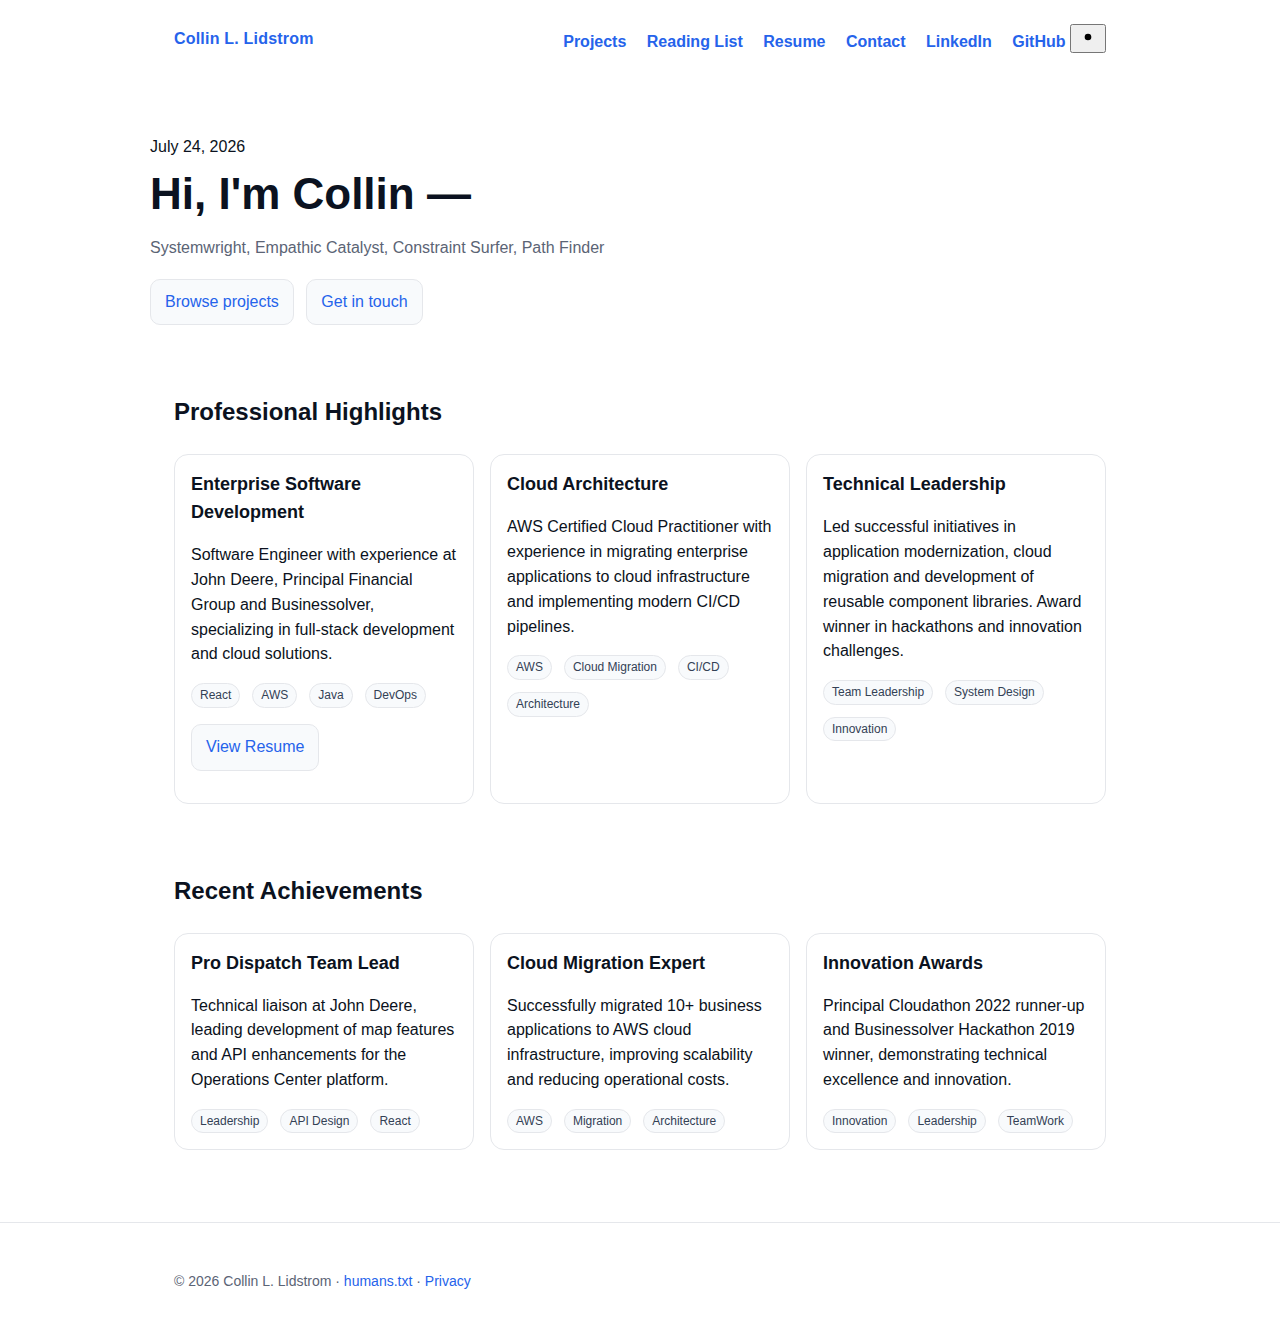
<file: index.html>
<!DOCTYPE html>
<html lang="en">

<head>
    <meta charset="utf-8" />
    <meta name="viewport" content="width=device-width,initial-scale=1" />
    <title>Collin L. Lidstrom — Software Engineer</title>
    <meta name="description"
        content="Personal site for Collin L. Lidstrom — software engineer. Projects, contact and links." />
    <link rel="canonical" href="https://www.collinlidstrom.com/" />
    <link rel="icon" type="image/png" href="/assets/favicon/favicon-96x96.png" sizes="96x96" />
    <link rel="icon" type="image/svg+xml" href="/assets/favicon/favicon.svg" />
    <link rel="shortcut icon" href="/assets/favicon/favicon.ico" />
    <link rel="apple-touch-icon" sizes="180x180" href="/assets/favicon/apple-touch-icon.png" />
    <meta name="apple-mobile-web-app-title" content="Collin Lidstrom" />
    <link rel="manifest" href="/assets/favicon/site.webmanifest" />
    <link rel="stylesheet" href="/assets/css/styles.css" />
</head>

<body>
    <nav class="container">
        <div class="brand"><a href="/">Collin L. Lidstrom</a></div>
        <div class="links">
            <a href="/projects/">Projects</a>
            <a href="/books/">Reading List</a>
            <a href="/resume/">Resume</a>
            <a href="/contact/">Contact</a>
            <a href="https://www.linkedin.com/in/collinlidstrom" rel="me">LinkedIn</a>
            <a href="https://github.com/collinlidstrom" rel="me">GitHub</a>
            <button class="theme-toggle" aria-label="Toggle dark mode" onclick="toggleTheme()">
                <svg width="20" height="20" fill="currentColor" viewBox="0 0 24 24">
                    <path class="sun"
                        d="M12 3v1m0 16v1m9-9h-1M4 12H3m15.364 6.364l-.707-.707M6.343 6.343l-.707-.707m12.728 0l-.707.707M6.343 17.657l-.707.707M16 12a4 4 0 11-8 0 4 4 0 018 0z">
                    </path>
                    <path class="moon"
                        d="M20.354 15.354A9 9 0 018.646 3.646 9.003 9.003 0 0012 21a9.003 9.003 0 008.354-5.646z">
                    </path>
                </svg>
            </button>
        </div>
    </nav>

    <header class="hero container">
        <div id="current-date" class="date-banner"></div>
        <h1>Hi, I'm Collin — </h1>
        <p>Systemwright, Empathic Catalyst, Constraint Surfer, Path Finder</p>
        <div style="margin-top:18px;">
            <a class="btn" href="/projects/">Browse projects</a>
            <a class="btn" href="/contact/" style="margin-left:8px;">Get in touch</a>
        </div>
    </header>

    <section class="container">
        <h2>Professional Highlights</h2>
        <div class="grid">

            <div class="card">
                <h3>Enterprise Software Development</h3>
                <p>Software Engineer with experience at John Deere, Principal Financial Group and Businessolver,
                    specializing in full-stack development and cloud solutions.</p>
                <ul class="inline">
                    <li class="badge">React</li>
                    <li class="badge">AWS</li>
                    <li class="badge">Java</li>
                    <li class="badge">DevOps</li>
                </ul>
                <p><a href="/resume/" class="btn">View Resume</a></p>
            </div>
            <div class="card">
                <h3>Cloud Architecture</h3>
                <p>AWS Certified Cloud Practitioner with experience in migrating enterprise applications to cloud
                    infrastructure and implementing modern CI/CD pipelines.</p>
                <ul class="inline">
                    <li class="badge">AWS</li>
                    <li class="badge">Cloud Migration</li>
                    <li class="badge">CI/CD</li>
                    <li class="badge">Architecture</li>
                </ul>
            </div>
            <div class="card">
                <h3>Technical Leadership</h3>
                <p>Led successful initiatives in application modernization, cloud migration and development of reusable
                    component libraries. Award winner in hackathons and innovation challenges.</p>
                <ul class="inline">
                    <li class="badge">Team Leadership</li>
                    <li class="badge">System Design</li>
                    <li class="badge">Innovation</li>
                </ul>
            </div>
        </div>
    </section>

    <section class="container">
        <h2>Recent Achievements</h2>
        <div class="grid">
            <div class="card">
                <h3>Pro Dispatch Team Lead</h3>
                <p>Technical liaison at John Deere, leading development of map features and API enhancements for the
                    Operations Center platform.</p>
                <ul class="inline">
                    <li class="badge">Leadership</li>
                    <li class="badge">API Design</li>
                    <li class="badge">React</li>
                </ul>
            </div>
            <div class="card">
                <h3>Cloud Migration Expert</h3>
                <p>Successfully migrated 10+ business applications to AWS cloud infrastructure, improving scalability
                    and reducing operational costs.</p>
                <ul class="inline">
                    <li class="badge">AWS</li>
                    <li class="badge">Migration</li>
                    <li class="badge">Architecture</li>
                </ul>
            </div>
            <div class="card">
                <h3>Innovation Awards</h3>
                <p>Principal Cloudathon 2022 runner-up and Businessolver Hackathon 2019 winner, demonstrating technical
                    excellence and innovation.</p>
                <ul class="inline">
                    <li class="badge">Innovation</li>
                    <li class="badge">Leadership</li>
                    <li class="badge">TeamWork</li>
                </ul>
            </div>
        </div>
    </section>

    <footer>
        <div class="container">
            © <span id="y"></span> Collin L. Lidstrom · <a href="/humans.txt">humans.txt</a> · <a
                href="/privacy-policy.txt">Privacy</a>
        </div>
    </footer>

    <script>
        // Update copyright year
        document.getElementById('y').textContent = new Date().getFullYear();

        // Update date banner
        function formatDate(date) {
            const options = { year: 'numeric', month: 'long', day: 'numeric' };
            return new Date(date).toLocaleDateString('en-US', options);
        }
        document.getElementById('current-date').textContent = formatDate(new Date());

        // Theme toggle functionality
        function toggleTheme() {
            const html = document.documentElement;
            const currentTheme = html.getAttribute('data-theme');
            const newTheme = currentTheme === 'dark' ? 'light' : 'dark';

            html.setAttribute('data-theme', newTheme);
            localStorage.setItem('theme', newTheme);

            // Update icon visibility
            updateThemeIcon(newTheme);
        }

        function updateThemeIcon(theme) {
            const sunPath = document.querySelector('.theme-toggle .sun');
            const moonPath = document.querySelector('.theme-toggle .moon');

            if (theme === 'dark') {
                sunPath.style.display = 'none';
                moonPath.style.display = 'block';
            } else {
                sunPath.style.display = 'block';
                moonPath.style.display = 'none';
            }
        }

        // Initialize theme
        const savedTheme = localStorage.getItem('theme') ||
            (window.matchMedia('(prefers-color-scheme: dark)').matches ? 'dark' : 'light');
        document.documentElement.setAttribute('data-theme', savedTheme);
        updateThemeIcon(savedTheme);

        // Listen for system theme changes
        window.matchMedia('(prefers-color-scheme: dark)').addEventListener('change', e => {
            if (!localStorage.getItem('theme')) {
                const newTheme = e.matches ? 'dark' : 'light';
                document.documentElement.setAttribute('data-theme', newTheme);
                updateThemeIcon(newTheme);
            }
        });
    </script>
</body>

</html>
</file>
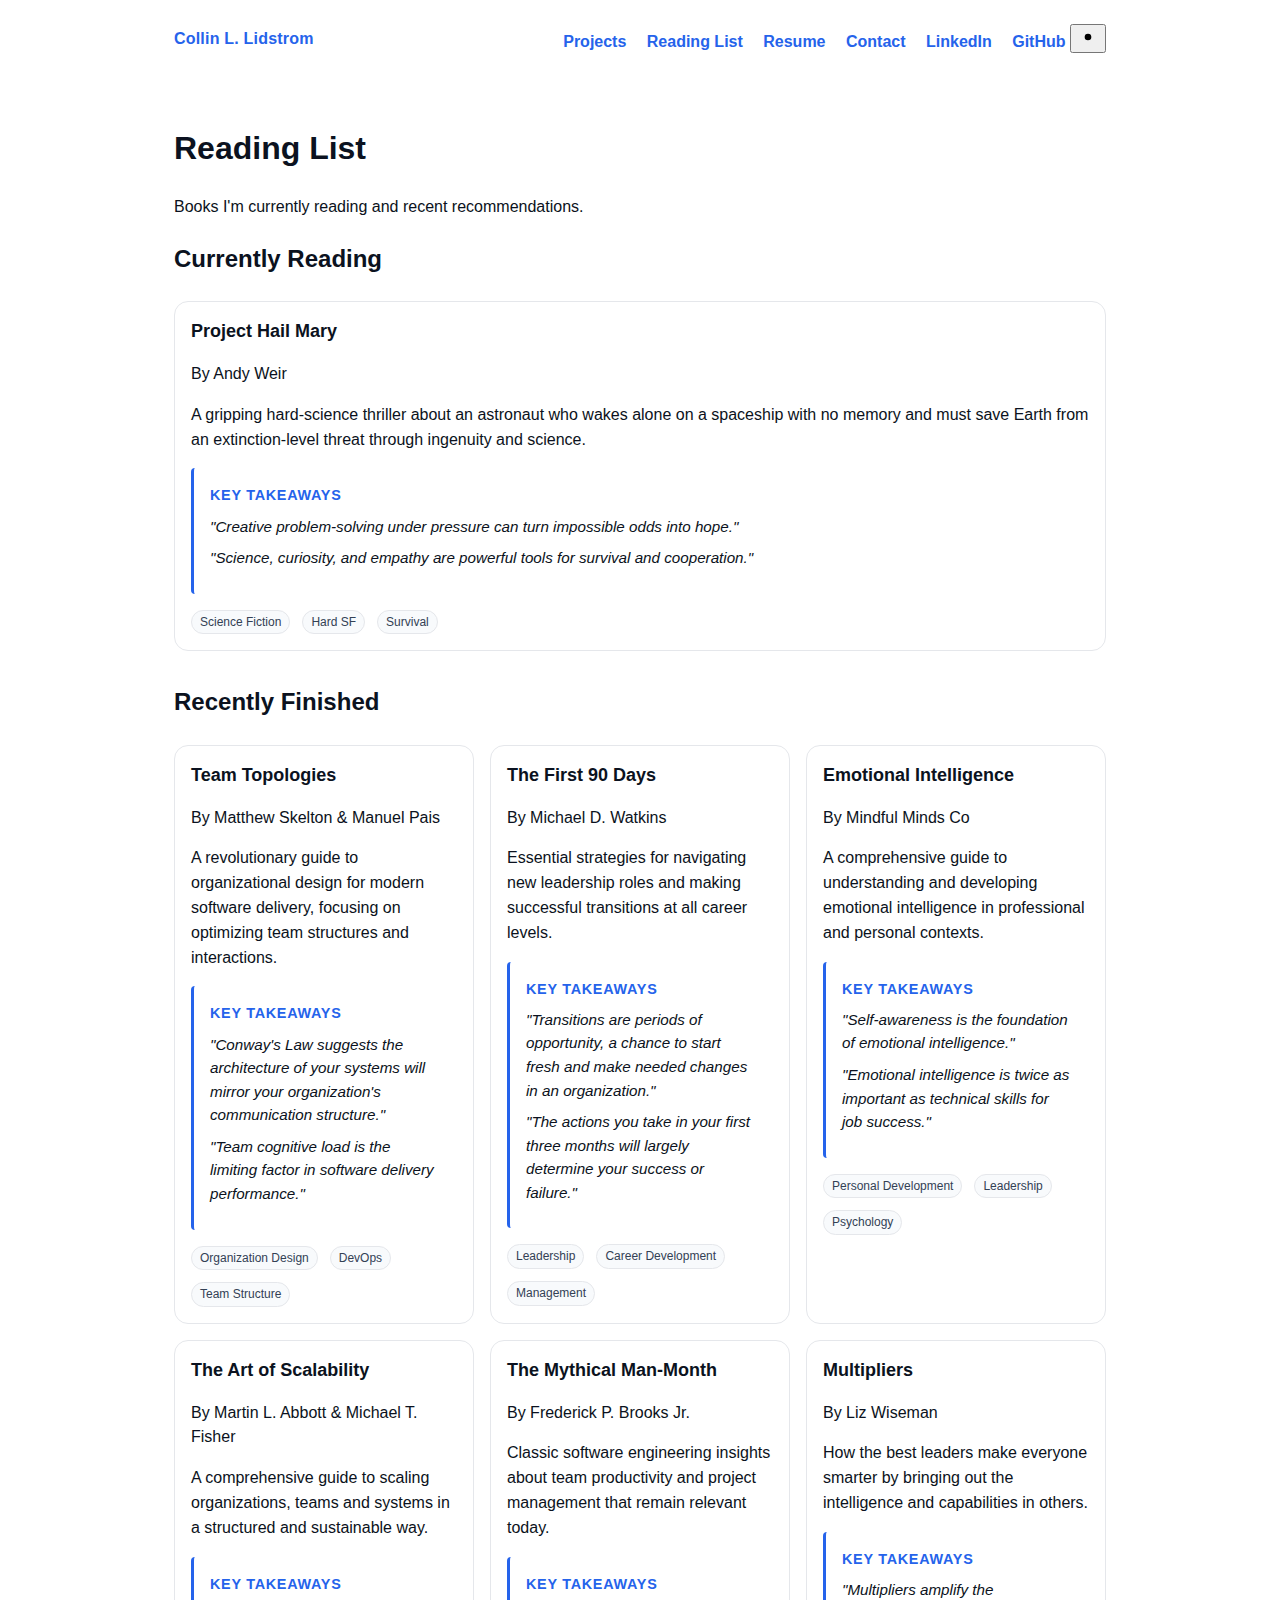
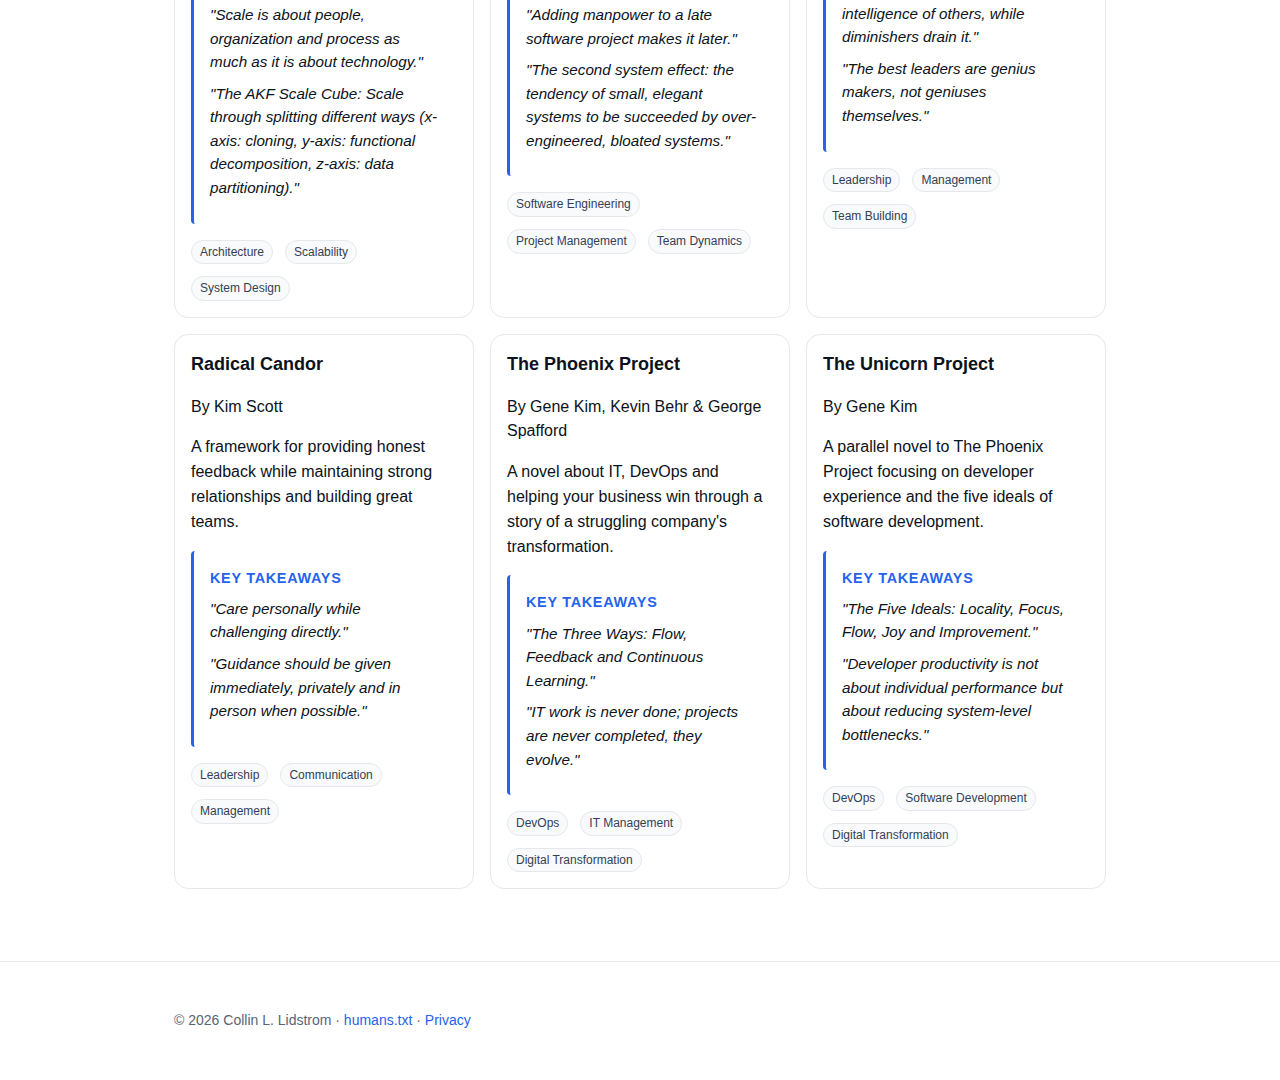
<file: books/index.html>
<!DOCTYPE html>
<html lang="en">
<head>
    <meta charset="utf-8" />
    <meta name="viewport" content="width=device-width,initial-scale=1" />
    <title>Books — Collin L. Lidstrom</title>
    <link rel="canonical" href="https://www.collinlidstrom.com/books/" />
    <link rel="icon" type="image/png" href="/assets/favicon/favicon-96x96.png" sizes="96x96" />
    <link rel="icon" type="image/svg+xml" href="/assets/favicon/favicon.svg" />
    <link rel="shortcut icon" href="/assets/favicon/favicon.ico" />
    <link rel="apple-touch-icon" sizes="180x180" href="/assets/favicon/apple-touch-icon.png" />
    <meta name="apple-mobile-web-app-title" content="Collin Lidstrom" />
    <link rel="manifest" href="/assets/favicon/site.webmanifest" />
    <link rel="stylesheet" href="/assets/css/styles.css" />
</head>
<body>
    <nav class="container">
        <div class="brand"><a href="/">Collin L. Lidstrom</a></div>
        <div class="links">
            <a href="/projects/">Projects</a>
            <a href="/books/">Reading List</a>
            <a href="/resume/">Resume</a>
            <a href="/contact/">Contact</a>
            <a href="https://www.linkedin.com/in/collinlidstrom" rel="me">LinkedIn</a>
            <a href="https://github.com/collinlidstrom" rel="me">GitHub</a>
            <button class="theme-toggle" aria-label="Toggle dark mode" onclick="toggleTheme()">
                <svg width="20" height="20" fill="currentColor" viewBox="0 0 24 24">
                    <path class="sun" d="M12 3v1m0 16v1m9-9h-1M4 12H3m15.364 6.364l-.707-.707M6.343 6.343l-.707-.707m12.728 0l-.707.707M6.343 17.657l-.707.707M16 12a4 4 0 11-8 0 4 4 0 018 0z"></path>
                    <path class="moon" d="M20.354 15.354A9 9 0 018.646 3.646 9.003 9.003 0 0012 21a9.003 9.003 0 008.354-5.646z"></path>
                </svg>
            </button>
        </div>
    </nav>

    <main class="container">
        <h1>Reading List</h1>
        <p>Books I'm currently reading and recent recommendations.</p>
        
        <section>
            <h2>Currently Reading</h2>
            <div class="grid">
                <div class="card">
                    <h3>Project Hail Mary</h3>
                    <p>By Andy Weir</p>
                    <p>A gripping hard-science thriller about an astronaut who wakes alone on a spaceship with no memory and must save Earth from an extinction-level threat through ingenuity and science.</p>
                    <div class="quote-box">
                        <h4>Key Takeaways</h4>
                        <p>"Creative problem-solving under pressure can turn impossible odds into hope."</p>
                        <p>"Science, curiosity, and empathy are powerful tools for survival and cooperation."</p>
                    </div>
                    <ul class="inline">
                        <li class="badge">Science Fiction</li>
                        <li class="badge">Hard SF</li>
                        <li class="badge">Survival</li>
                    </ul>
                </div>
            </div>
        </section>

        <section style="margin-top: 2rem;">
            <h2>Recently Finished</h2>
            <div class="grid">
                <div class="card">
                    <h3>Team Topologies</h3>
                    <p>By Matthew Skelton & Manuel Pais</p>
                    <p>A revolutionary guide to organizational design for modern software delivery, focusing on optimizing team structures and interactions.</p>
                    <div class="quote-box">
                        <h4>Key Takeaways</h4>
                        <p>"Conway's Law suggests the architecture of your systems will mirror your organization's communication structure."</p>
                        <p>"Team cognitive load is the limiting factor in software delivery performance."</p>
                    </div>
                    <ul class="inline">
                        <li class="badge">Organization Design</li>
                        <li class="badge">DevOps</li>
                        <li class="badge">Team Structure</li>
                    </ul>
                </div>

                <div class="card">
                    <h3>The First 90 Days</h3>
                    <p>By Michael D. Watkins</p>
                    <p>Essential strategies for navigating new leadership roles and making successful transitions at all career levels.</p>
                    <div class="quote-box">
                        <h4>Key Takeaways</h4>
                        <p>"Transitions are periods of opportunity, a chance to start fresh and make needed changes in an organization."</p>
                        <p>"The actions you take in your first three months will largely determine your success or failure."</p>
                    </div>
                    <ul class="inline">
                        <li class="badge">Leadership</li>
                        <li class="badge">Career Development</li>
                        <li class="badge">Management</li>
                    </ul>
                </div>

                <div class="card">
                    <h3>Emotional Intelligence</h3>
                    <p>By Mindful Minds Co</p>
                    <p>A comprehensive guide to understanding and developing emotional intelligence in professional and personal contexts.</p>
                    <div class="quote-box">
                        <h4>Key Takeaways</h4>
                        <p>"Self-awareness is the foundation of emotional intelligence."</p>
                        <p>"Emotional intelligence is twice as important as technical skills for job success."</p>
                    </div>
                    <ul class="inline">
                        <li class="badge">Personal Development</li>
                        <li class="badge">Leadership</li>
                        <li class="badge">Psychology</li>
                    </ul>
                </div>

                <div class="card">
                    <h3>The Art of Scalability</h3>
                    <p>By Martin L. Abbott & Michael T. Fisher</p>
                    <p>A comprehensive guide to scaling organizations, teams and systems in a structured and sustainable way.</p>
                    <div class="quote-box">
                        <h4>Key Takeaways</h4>
                        <p>"Scale is about people, organization and process as much as it is about technology."</p>
                        <p>"The AKF Scale Cube: Scale through splitting different ways (x-axis: cloning, y-axis: functional decomposition, z-axis: data partitioning)."</p>
                    </div>
                    <ul class="inline">
                        <li class="badge">Architecture</li>
                        <li class="badge">Scalability</li>
                        <li class="badge">System Design</li>
                    </ul>
                </div>

                <div class="card">
                    <h3>The Mythical Man-Month</h3>
                    <p>By Frederick P. Brooks Jr.</p>
                    <p>Classic software engineering insights about team productivity and project management that remain relevant today.</p>
                    <div class="quote-box">
                        <h4>Key Takeaways</h4>
                        <p>"Adding manpower to a late software project makes it later."</p>
                        <p>"The second system effect: the tendency of small, elegant systems to be succeeded by over-engineered, bloated systems."</p>
                    </div>
                    <ul class="inline">
                        <li class="badge">Software Engineering</li>
                        <li class="badge">Project Management</li>
                        <li class="badge">Team Dynamics</li>
                    </ul>
                </div>

                <div class="card">
                    <h3>Multipliers</h3>
                    <p>By Liz Wiseman</p>
                    <p>How the best leaders make everyone smarter by bringing out the intelligence and capabilities in others.</p>
                    <div class="quote-box">
                        <h4>Key Takeaways</h4>
                        <p>"Multipliers amplify the intelligence of others, while diminishers drain it."</p>
                        <p>"The best leaders are genius makers, not geniuses themselves."</p>
                    </div>
                    <ul class="inline">
                        <li class="badge">Leadership</li>
                        <li class="badge">Management</li>
                        <li class="badge">Team Building</li>
                    </ul>
                </div>

                <div class="card">
                    <h3>Radical Candor</h3>
                    <p>By Kim Scott</p>
                    <p>A framework for providing honest feedback while maintaining strong relationships and building great teams.</p>
                    <div class="quote-box">
                        <h4>Key Takeaways</h4>
                        <p>"Care personally while challenging directly."</p>
                        <p>"Guidance should be given immediately, privately and in person when possible."</p>
                    </div>
                    <ul class="inline">
                        <li class="badge">Leadership</li>
                        <li class="badge">Communication</li>
                        <li class="badge">Management</li>
                    </ul>
                </div>

                <div class="card">
                    <h3>The Phoenix Project</h3>
                    <p>By Gene Kim, Kevin Behr & George Spafford</p>
                    <p>A novel about IT, DevOps and helping your business win through a story of a struggling company's transformation.</p>
                    <div class="quote-box">
                        <h4>Key Takeaways</h4>
                        <p>"The Three Ways: Flow, Feedback and Continuous Learning."</p>
                        <p>"IT work is never done; projects are never completed, they evolve."</p>
                    </div>
                    <ul class="inline">
                        <li class="badge">DevOps</li>
                        <li class="badge">IT Management</li>
                        <li class="badge">Digital Transformation</li>
                    </ul>
                </div>

                <div class="card">
                    <h3>The Unicorn Project</h3>
                    <p>By Gene Kim</p>
                    <p>A parallel novel to The Phoenix Project focusing on developer experience and the five ideals of software development.</p>
                    <div class="quote-box">
                        <h4>Key Takeaways</h4>
                        <p>"The Five Ideals: Locality, Focus, Flow, Joy and Improvement."</p>
                        <p>"Developer productivity is not about individual performance but about reducing system-level bottlenecks."</p>
                    </div>
                    <ul class="inline">
                        <li class="badge">DevOps</li>
                        <li class="badge">Software Development</li>
                        <li class="badge">Digital Transformation</li>
                    </ul>
                </div>
            </div>
        </section>

        <style>
            .quote-box {
                margin: 1rem 0;
                padding: 1rem;
                background: var(--card-bg);
                border-left: 3px solid var(--accent);
                border-radius: 4px;
            }
            .quote-box h4 {
                margin: 0 0 0.5rem 0;
                font-size: 0.9rem;
                text-transform: uppercase;
                letter-spacing: 0.05em;
                color: var(--accent);
            }
            .quote-box p {
                margin: 0.5rem 0;
                font-style: italic;
                font-size: 0.95rem;
            }
        </style>
    </main>
    
    <footer>
        <div class="container">
            © <span id="y"></span> Collin L. Lidstrom · <a href="/humans.txt">humans.txt</a> · <a href="/privacy-policy.txt">Privacy</a>
        </div>
    </footer>

    <script>
        document.getElementById('y').textContent = new Date().getFullYear();
        
        // Theme toggle functionality
        function toggleTheme() {
            const html = document.documentElement;
            const currentTheme = html.getAttribute('data-theme');
            const newTheme = currentTheme === 'dark' ? 'light' : 'dark';
            
            html.setAttribute('data-theme', newTheme);
            localStorage.setItem('theme', newTheme);
            
            // Update icon visibility
            updateThemeIcon(newTheme);
        }
        
        function updateThemeIcon(theme) {
            const sunPath = document.querySelector('.theme-toggle .sun');
            const moonPath = document.querySelector('.theme-toggle .moon');
            
            if (theme === 'dark') {
                sunPath.style.display = 'none';
                moonPath.style.display = 'block';
            } else {
                sunPath.style.display = 'block';
                moonPath.style.display = 'none';
            }
        }
        
        // Initialize theme
        const savedTheme = localStorage.getItem('theme') || 
            (window.matchMedia('(prefers-color-scheme: dark)').matches ? 'dark' : 'light');
        document.documentElement.setAttribute('data-theme', savedTheme);
        updateThemeIcon(savedTheme);
        
        // Listen for system theme changes
        window.matchMedia('(prefers-color-scheme: dark)').addEventListener('change', e => {
            if (!localStorage.getItem('theme')) {
                const newTheme = e.matches ? 'dark' : 'light';
                document.documentElement.setAttribute('data-theme', newTheme);
                updateThemeIcon(newTheme);
            }
        });
    </script>
</body>
</html>
</file>
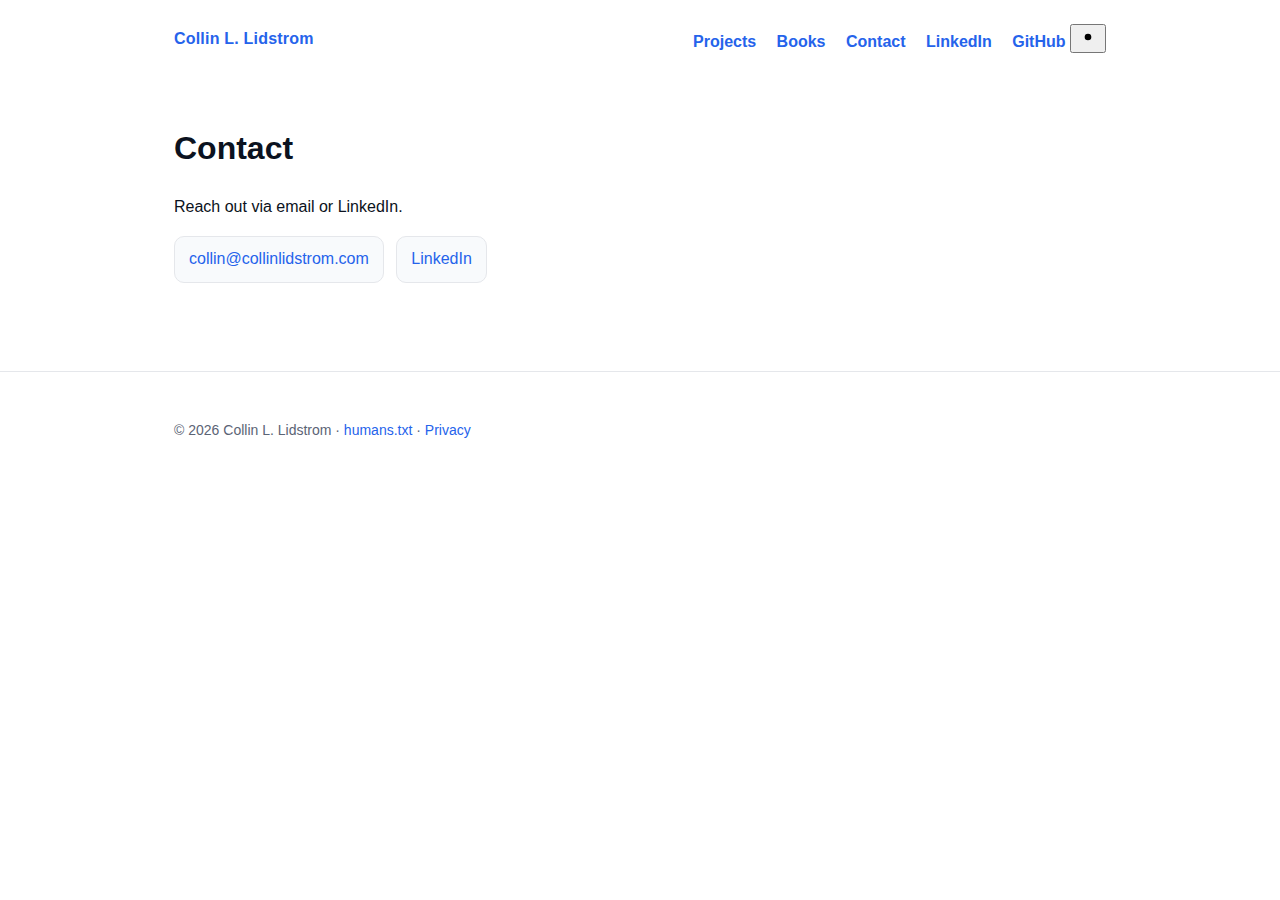
<file: contact/index.html>
<!DOCTYPE html>
<html lang="en">
<head>
  <meta charset="utf-8" />
  <meta name="viewport" content="width=device-width,initial-scale=1" />
  <title>Contact — Collin L. Lidstrom</title>
  <link rel="canonical" href="https://www.collinlidstrom.com/contact/" />
  <link rel="stylesheet" href="/assets/css/styles.css" />
</head>
<body>
  
<nav class="container">
  <div class="brand"><a href="/">Collin L. Lidstrom</a></div>
  <div class="links">
    <a href="/projects/">Projects</a>
    <a href="/books/">Books</a>
    <a href="/contact/">Contact</a>
    <a href="https://www.linkedin.com/in/collinlidstrom" rel="me">LinkedIn</a>
    <a href="https://github.com/collinlidstrom" rel="me">GitHub</a>
    <button class="theme-toggle" aria-label="Toggle dark mode" onclick="toggleTheme()">
      <svg width="20" height="20" fill="currentColor" viewBox="0 0 24 24">
        <path class="sun" d="M12 3v1m0 16v1m9-9h-1M4 12H3m15.364 6.364l-.707-.707M6.343 6.343l-.707-.707m12.728 0l-.707.707M6.343 17.657l-.707.707M16 12a4 4 0 11-8 0 4 4 0 018 0z"></path>
        <path class="moon" d="M20.354 15.354A9 9 0 018.646 3.646 9.003 9.003 0 0012 21a9.003 9.003 0 008.354-5.646z"></path>
      </svg>
    </button>
  </div>
</nav>

  <main class="container">
    <h1>Contact</h1>
    <p>Reach out via email or LinkedIn.</p>
    <p><a class="btn" href="mailto:collin@collinlidstrom.com">collin@collinlidstrom.com</a>
       <a class="btn" href="https://www.linkedin.com/in/collinlidstrom" style="margin-left:8px;">LinkedIn</a></p>
  </main>
  
<footer>
  <div class="container">
    © <span id="y"></span> Collin L. Lidstrom · <a href="/humans.txt">humans.txt</a> · <a href="/privacy-policy.txt">Privacy</a>
  </div>
</footer>

<script>
  document.getElementById('y').textContent=new Date().getFullYear();
  
  // Theme toggle functionality
  function toggleTheme() {
    const html = document.documentElement;
    const currentTheme = html.getAttribute('data-theme');
    const newTheme = currentTheme === 'dark' ? 'light' : 'dark';
    
    html.setAttribute('data-theme', newTheme);
    localStorage.setItem('theme', newTheme);
    
    // Update icon visibility
    updateThemeIcon(newTheme);
  }
  
  function updateThemeIcon(theme) {
    const sunPath = document.querySelector('.theme-toggle .sun');
    const moonPath = document.querySelector('.theme-toggle .moon');
    
    if (theme === 'dark') {
      sunPath.style.display = 'none';
      moonPath.style.display = 'block';
    } else {
      sunPath.style.display = 'block';
      moonPath.style.display = 'none';
    }
  }
  
  // Initialize theme
  const savedTheme = localStorage.getItem('theme') || 
    (window.matchMedia('(prefers-color-scheme: dark)').matches ? 'dark' : 'light');
  document.documentElement.setAttribute('data-theme', savedTheme);
  updateThemeIcon(savedTheme);
  
  // Listen for system theme changes
  window.matchMedia('(prefers-color-scheme: dark)').addEventListener('change', e => {
    if (!localStorage.getItem('theme')) {
      const newTheme = e.matches ? 'dark' : 'light';
      document.documentElement.setAttribute('data-theme', newTheme);
      updateThemeIcon(newTheme);
    }
  });
</script>
</body>
</html>
</file>
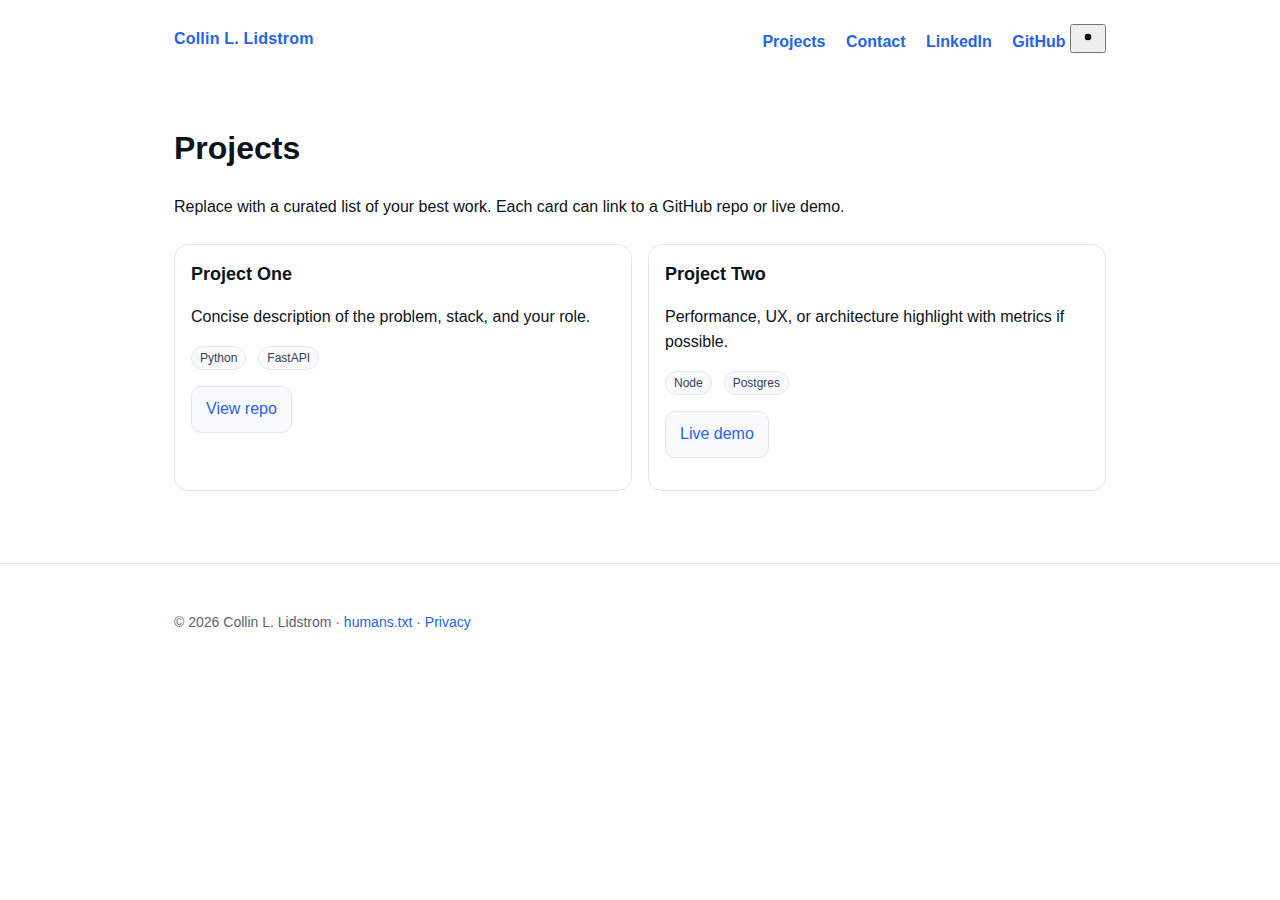
<file: projects/index.html>
<!DOCTYPE html>
<html lang="en">
<head>
  <meta charset="utf-8" />
  <meta name="viewport" content="width=device-width,initial-scale=1" />
  <title>Projects — Collin L. Lidstrom</title>
  <link rel="canonical" href="https://www.collinlidstrom.com/projects/" />
  <link rel="stylesheet" href="/assets/css/styles.css" />
</head>
<body>
  
<nav class="container">
  <div class="brand"><a href="/">Collin L. Lidstrom</a></div>
  <div class="links">
    <a href="/projects/">Projects</a>
    <a href="/contact/">Contact</a>
    <a href="https://www.linkedin.com/in/collinlidstrom" rel="me">LinkedIn</a>
    <a href="https://github.com/collinlidstrom" rel="me">GitHub</a>
    <button class="theme-toggle" aria-label="Toggle dark mode" onclick="toggleTheme()">
      <svg width="20" height="20" fill="currentColor" viewBox="0 0 24 24">
        <path class="sun" d="M12 3v1m0 16v1m9-9h-1M4 12H3m15.364 6.364l-.707-.707M6.343 6.343l-.707-.707m12.728 0l-.707.707M6.343 17.657l-.707.707M16 12a4 4 0 11-8 0 4 4 0 018 0z"></path>
        <path class="moon" d="M20.354 15.354A9 9 0 018.646 3.646 9.003 9.003 0 0012 21a9.003 9.003 0 008.354-5.646z"></path>
      </svg>
    </button>
  </div>
</nav>

  <main class="container">
    <h1>Projects</h1>
    <p>Replace with a curated list of your best work. Each card can link to a GitHub repo or live demo.</p>
    <div class="grid">
      <div class="card">
        <h3>Project One</h3>
        <p>Concise description of the problem, stack, and your role.</p>
        <ul class="inline"><li class="badge">Python</li><li class="badge">FastAPI</li></ul>
        <p><a href="#" class="btn">View repo</a></p>
      </div>
      <div class="card">
        <h3>Project Two</h3>
        <p>Performance, UX, or architecture highlight with metrics if possible.</p>
        <ul class="inline"><li class="badge">Node</li><li class="badge">Postgres</li></ul>
        <p><a href="#" class="btn">Live demo</a></p>
      </div>
    </div>
  </main>
  
<footer>
  <div class="container">
    © <span id="y"></span> Collin L. Lidstrom · <a href="/humans.txt">humans.txt</a> · <a href="/privacy-policy.txt">Privacy</a>
  </div>
</footer>

<script>
  document.getElementById('y').textContent=new Date().getFullYear();
  
  // Theme toggle functionality
  function toggleTheme() {
    const html = document.documentElement;
    const currentTheme = html.getAttribute('data-theme');
    const newTheme = currentTheme === 'dark' ? 'light' : 'dark';
    
    html.setAttribute('data-theme', newTheme);
    localStorage.setItem('theme', newTheme);
    
    // Update icon visibility
    updateThemeIcon(newTheme);
  }
  
  function updateThemeIcon(theme) {
    const sunPath = document.querySelector('.theme-toggle .sun');
    const moonPath = document.querySelector('.theme-toggle .moon');
    
    if (theme === 'dark') {
      sunPath.style.display = 'none';
      moonPath.style.display = 'block';
    } else {
      sunPath.style.display = 'block';
      moonPath.style.display = 'none';
    }
  }
  
  // Initialize theme
  const savedTheme = localStorage.getItem('theme') || 
    (window.matchMedia('(prefers-color-scheme: dark)').matches ? 'dark' : 'light');
  document.documentElement.setAttribute('data-theme', savedTheme);
  updateThemeIcon(savedTheme);
  
  // Listen for system theme changes
  window.matchMedia('(prefers-color-scheme: dark)').addEventListener('change', e => {
    if (!localStorage.getItem('theme')) {
      const newTheme = e.matches ? 'dark' : 'light';
      document.documentElement.setAttribute('data-theme', newTheme);
      updateThemeIcon(newTheme);
    }
  });
</script>
</body>
</html>
</file>
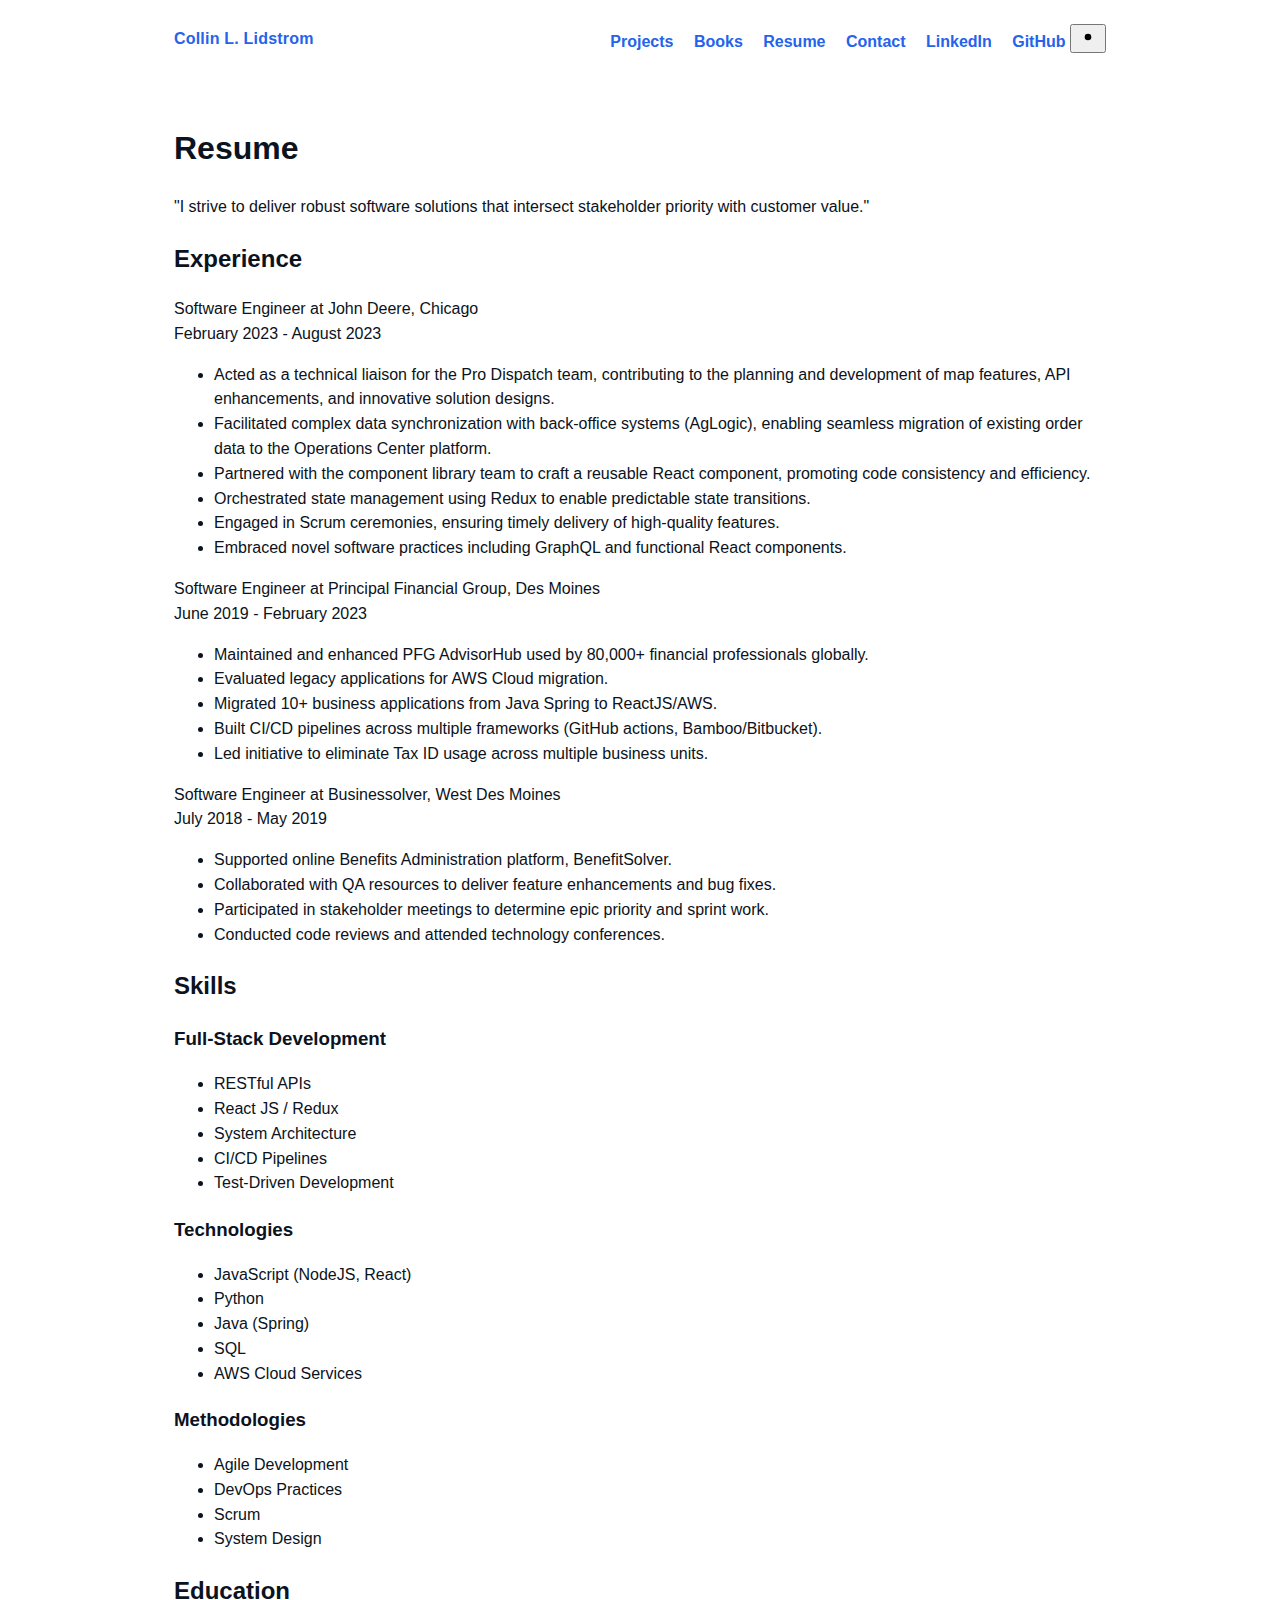
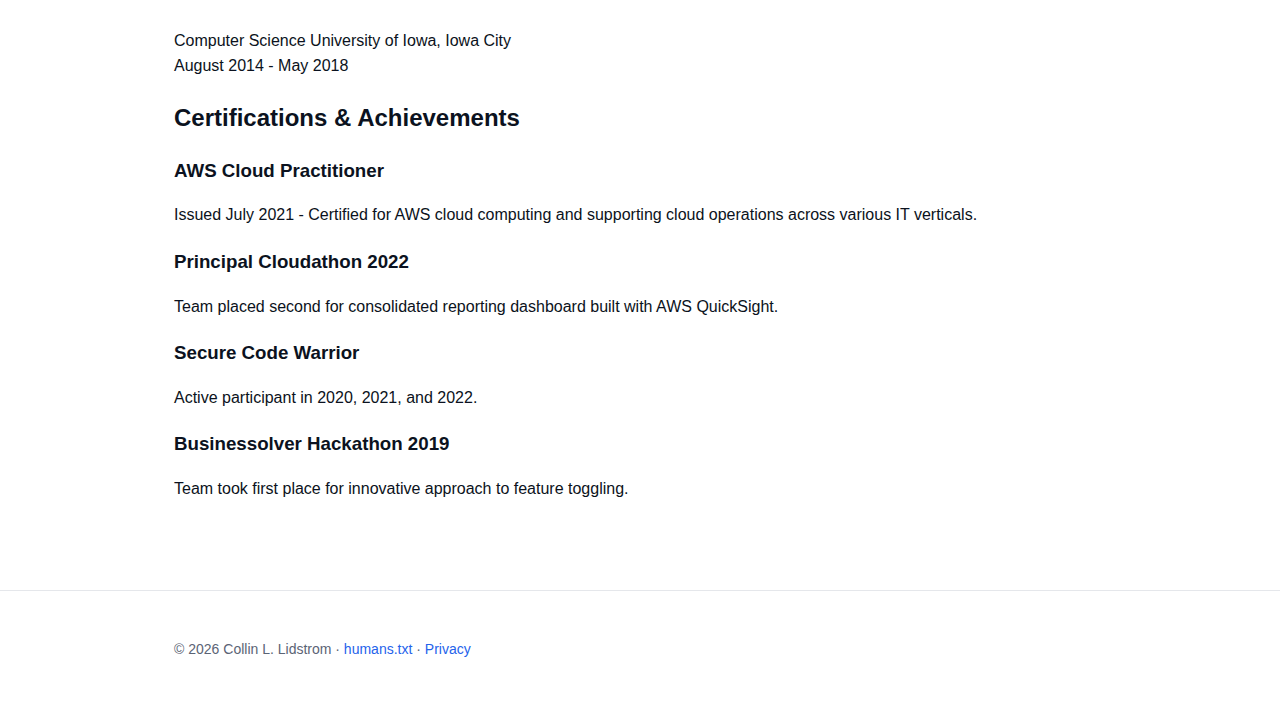
<file: resume/index.html>
<!DOCTYPE html>
<html lang="en">
<head>
    <meta charset="utf-8" />
    <meta name="viewport" content="width=device-width,initial-scale=1" />
    <title>Resume — Collin L. Lidstrom</title>
    <link rel="canonical" href="https://www.collinlidstrom.com/resume/" />
    <link rel="stylesheet" href="/assets/css/styles.css" />

</head>
<body>
    <nav class="container">
        <div class="brand"><a href="/">Collin L. Lidstrom</a></div>
        <div class="links">
            <a href="/projects/">Projects</a>
            <a href="/books/">Books</a>
            <a href="/resume/">Resume</a>
            <a href="/contact/">Contact</a>
            <a href="https://www.linkedin.com/in/collinlidstrom" rel="me">LinkedIn</a>
            <a href="https://github.com/collinlidstrom" rel="me">GitHub</a>
            <button class="theme-toggle" aria-label="Toggle dark mode" onclick="toggleTheme()">
                <svg width="20" height="20" fill="currentColor" viewBox="0 0 24 24">
                    <path class="sun" d="M12 3v1m0 16v1m9-9h-1M4 12H3m15.364 6.364l-.707-.707M6.343 6.343l-.707-.707m12.728 0l-.707.707M6.343 17.657l-.707.707M16 12a4 4 0 11-8 0 4 4 0 018 0z"></path>
                    <path class="moon" d="M20.354 15.354A9 9 0 018.646 3.646 9.003 9.003 0 0012 21a9.003 9.003 0 008.354-5.646z"></path>
                </svg>
            </button>
        </div>
    </nav>

    <main class="container">
        <h1>Resume</h1>
        
        <div class="objective">
            "I strive to deliver robust software solutions that intersect stakeholder priority with customer value."
        </div>

        <section class="resume-section">
            <h2>Experience</h2>
            
            <div class="job">
                <div class="job-header">
                    <div>
                        <span class="job-title">Software Engineer</span> at 
                        <span class="job-company">John Deere</span>, Chicago
                    </div>
                    <span class="job-date">February 2023 - August 2023</span>
                </div>
                <ul class="job-description">
                    <li>Acted as a technical liaison for the Pro Dispatch team, contributing to the planning and development of map features, API enhancements, and innovative solution designs.</li>
                    <li>Facilitated complex data synchronization with back-office systems (AgLogic), enabling seamless migration of existing order data to the Operations Center platform.</li>
                    <li>Partnered with the component library team to craft a reusable React component, promoting code consistency and efficiency.</li>
                    <li>Orchestrated state management using Redux to enable predictable state transitions.</li>
                    <li>Engaged in Scrum ceremonies, ensuring timely delivery of high-quality features.</li>
                    <li>Embraced novel software practices including GraphQL and functional React components.</li>
                </ul>
            </div>

            <div class="job">
                <div class="job-header">
                    <div>
                        <span class="job-title">Software Engineer</span> at 
                        <span class="job-company">Principal Financial Group</span>, Des Moines
                    </div>
                    <span class="job-date">June 2019 - February 2023</span>
                </div>
                <ul class="job-description">
                    <li>Maintained and enhanced PFG AdvisorHub used by 80,000+ financial professionals globally.</li>
                    <li>Evaluated legacy applications for AWS Cloud migration.</li>
                    <li>Migrated 10+ business applications from Java Spring to ReactJS/AWS.</li>
                    <li>Built CI/CD pipelines across multiple frameworks (GitHub actions, Bamboo/Bitbucket).</li>
                    <li>Led initiative to eliminate Tax ID usage across multiple business units.</li>
                </ul>
            </div>

            <div class="job">
                <div class="job-header">
                    <div>
                        <span class="job-title">Software Engineer</span> at 
                        <span class="job-company">Businessolver</span>, West Des Moines
                    </div>
                    <span class="job-date">July 2018 - May 2019</span>
                </div>
                <ul class="job-description">
                    <li>Supported online Benefits Administration platform, BenefitSolver.</li>
                    <li>Collaborated with QA resources to deliver feature enhancements and bug fixes.</li>
                    <li>Participated in stakeholder meetings to determine epic priority and sprint work.</li>
                    <li>Conducted code reviews and attended technology conferences.</li>
                </ul>
            </div>
        </section>

        <section class="resume-section">
            <h2>Skills</h2>
            <div class="skills-grid">
                <div class="skill-category">
                    <h3>Full-Stack Development</h3>
                    <ul class="skill-list">
                        <li>RESTful APIs</li>
                        <li>React JS / Redux</li>
                        <li>System Architecture</li>
                        <li>CI/CD Pipelines</li>
                        <li>Test-Driven Development</li>
                    </ul>
                </div>
                <div class="skill-category">
                    <h3>Technologies</h3>
                    <ul class="skill-list">
                        <li>JavaScript (NodeJS, React)</li>
                        <li>Python</li>
                        <li>Java (Spring)</li>
                        <li>SQL</li>
                        <li>AWS Cloud Services</li>
                    </ul>
                </div>
                <div class="skill-category">
                    <h3>Methodologies</h3>
                    <ul class="skill-list">
                        <li>Agile Development</li>
                        <li>DevOps Practices</li>
                        <li>Scrum</li>
                        <li>System Design</li>
                    </ul>
                </div>
            </div>
        </section>

        <section class="resume-section">
            <h2>Education</h2>
            <div class="job">
                <div class="job-header">
                    <div>
                        <span class="job-title">Computer Science</span>
                        <span class="job-company">University of Iowa</span>, Iowa City
                    </div>
                    <span class="job-date">August 2014 - May 2018</span>
                </div>
            </div>
        </section>

        <section class="resume-section">
            <h2>Certifications & Achievements</h2>
            <div class="achievements">
                <div class="achievement-card">
                    <h3>AWS Cloud Practitioner</h3>
                    <p>Issued July 2021 - Certified for AWS cloud computing and supporting cloud operations across various IT verticals.</p>
                </div>
                <div class="achievement-card">
                    <h3>Principal Cloudathon 2022</h3>
                    <p>Team placed second for consolidated reporting dashboard built with AWS QuickSight.</p>
                </div>
                <div class="achievement-card">
                    <h3>Secure Code Warrior</h3>
                    <p>Active participant in 2020, 2021, and 2022.</p>
                </div>
                <div class="achievement-card">
                    <h3>Businessolver Hackathon 2019</h3>
                    <p>Team took first place for innovative approach to feature toggling.</p>
                </div>
            </div>
        </section>
    </main>

    <footer>
        <div class="container">
            © <span id="y"></span> Collin L. Lidstrom · <a href="/humans.txt">humans.txt</a> · <a href="/privacy-policy.txt">Privacy</a>
        </div>
    </footer>

    <script>
        document.getElementById('y').textContent = new Date().getFullYear();
        
        function toggleTheme() {
            const html = document.documentElement;
            const currentTheme = html.getAttribute('data-theme');
            const newTheme = currentTheme === 'dark' ? 'light' : 'dark';
            
            html.setAttribute('data-theme', newTheme);
            localStorage.setItem('theme', newTheme);
            updateThemeIcon(newTheme);
        }
        
        function updateThemeIcon(theme) {
            const sunPath = document.querySelector('.theme-toggle .sun');
            const moonPath = document.querySelector('.theme-toggle .moon');
            
            if (theme === 'dark') {
                sunPath.style.display = 'none';
                moonPath.style.display = 'block';
            } else {
                sunPath.style.display = 'block';
                moonPath.style.display = 'none';
            }
        }
        
        const savedTheme = localStorage.getItem('theme') || 
            (window.matchMedia('(prefers-color-scheme: dark)').matches ? 'dark' : 'light');
        document.documentElement.setAttribute('data-theme', savedTheme);
        updateThemeIcon(savedTheme);
        
        window.matchMedia('(prefers-color-scheme: dark)').addEventListener('change', e => {
            if (!localStorage.getItem('theme')) {
                const newTheme = e.matches ? 'dark' : 'light';
                document.documentElement.setAttribute('data-theme', newTheme);
                updateThemeIcon(newTheme);
            }
        });
    </script>
</body>
</html>
</file>
<file: assets/css/styles.css>
/* Minimal, clean stylesheet for Collin Lidstrom */
:root { --fg:#0b1220; --muted:#5b6475; --bg:#fff; --accent:#2563eb; }
* { box-sizing: border-box; }
html, body { margin:0; padding:0; background:var(--bg); color:var(--fg); font:16px/1.55 ui-sans-serif, -apple-system, Segoe UI, Roboto, Inter, Arial, sans-serif; }
a { color:var(--accent); text-decoration:none; }
a:hover { text-decoration:underline; }
.container { max-width: 980px; margin: 0 auto; padding: 24px; }
nav { display:flex; align-items:center; justify-content:space-between; gap:16px; padding: 16px 0; }
nav .brand { font-weight:700; letter-spacing:.2px; }
nav .links a { margin-left:16px; font-weight:600; }
.hero { padding: 56px 0 24px; }
.hero h1 { font-size: clamp(30px, 5vw, 44px); margin: 0 0 8px; }
.hero p { margin: 0; color: var(--muted); max-width:680px; }
.grid { display:grid; grid-template-columns: repeat(auto-fit, minmax(260px, 1fr)); gap:16px; margin-top: 24px; }
.card { border:1px solid #e5e7eb; border-radius:14px; padding:16px; }
.card h3 { margin:0 0 8px; font-size:18px; }
footer { border-top:1px solid #e5e7eb; margin-top:48px; padding:24px 0; color:var(--muted); font-size:14px; }
.btn { display:inline-block; padding:10px 14px; border-radius:10px; border:1px solid #e5e7eb; background:#f8fafc; }
.btn:hover { background:#eef2ff; text-decoration:none; }
kbd { background:#eef2ff; border:1px solid #c7d2fe; padding:2px 6px; border-radius:6px; font-size:12px; }
ul.inline { list-style:none; padding:0; margin:0; display:flex; gap:12px; flex-wrap:wrap; }
.badge { display:inline-block; padding:2px 8px; border:1px solid #e5e7eb; border-radius:999px; font-size:12px; color:#334155; background:#f8fafc;}
</file>
